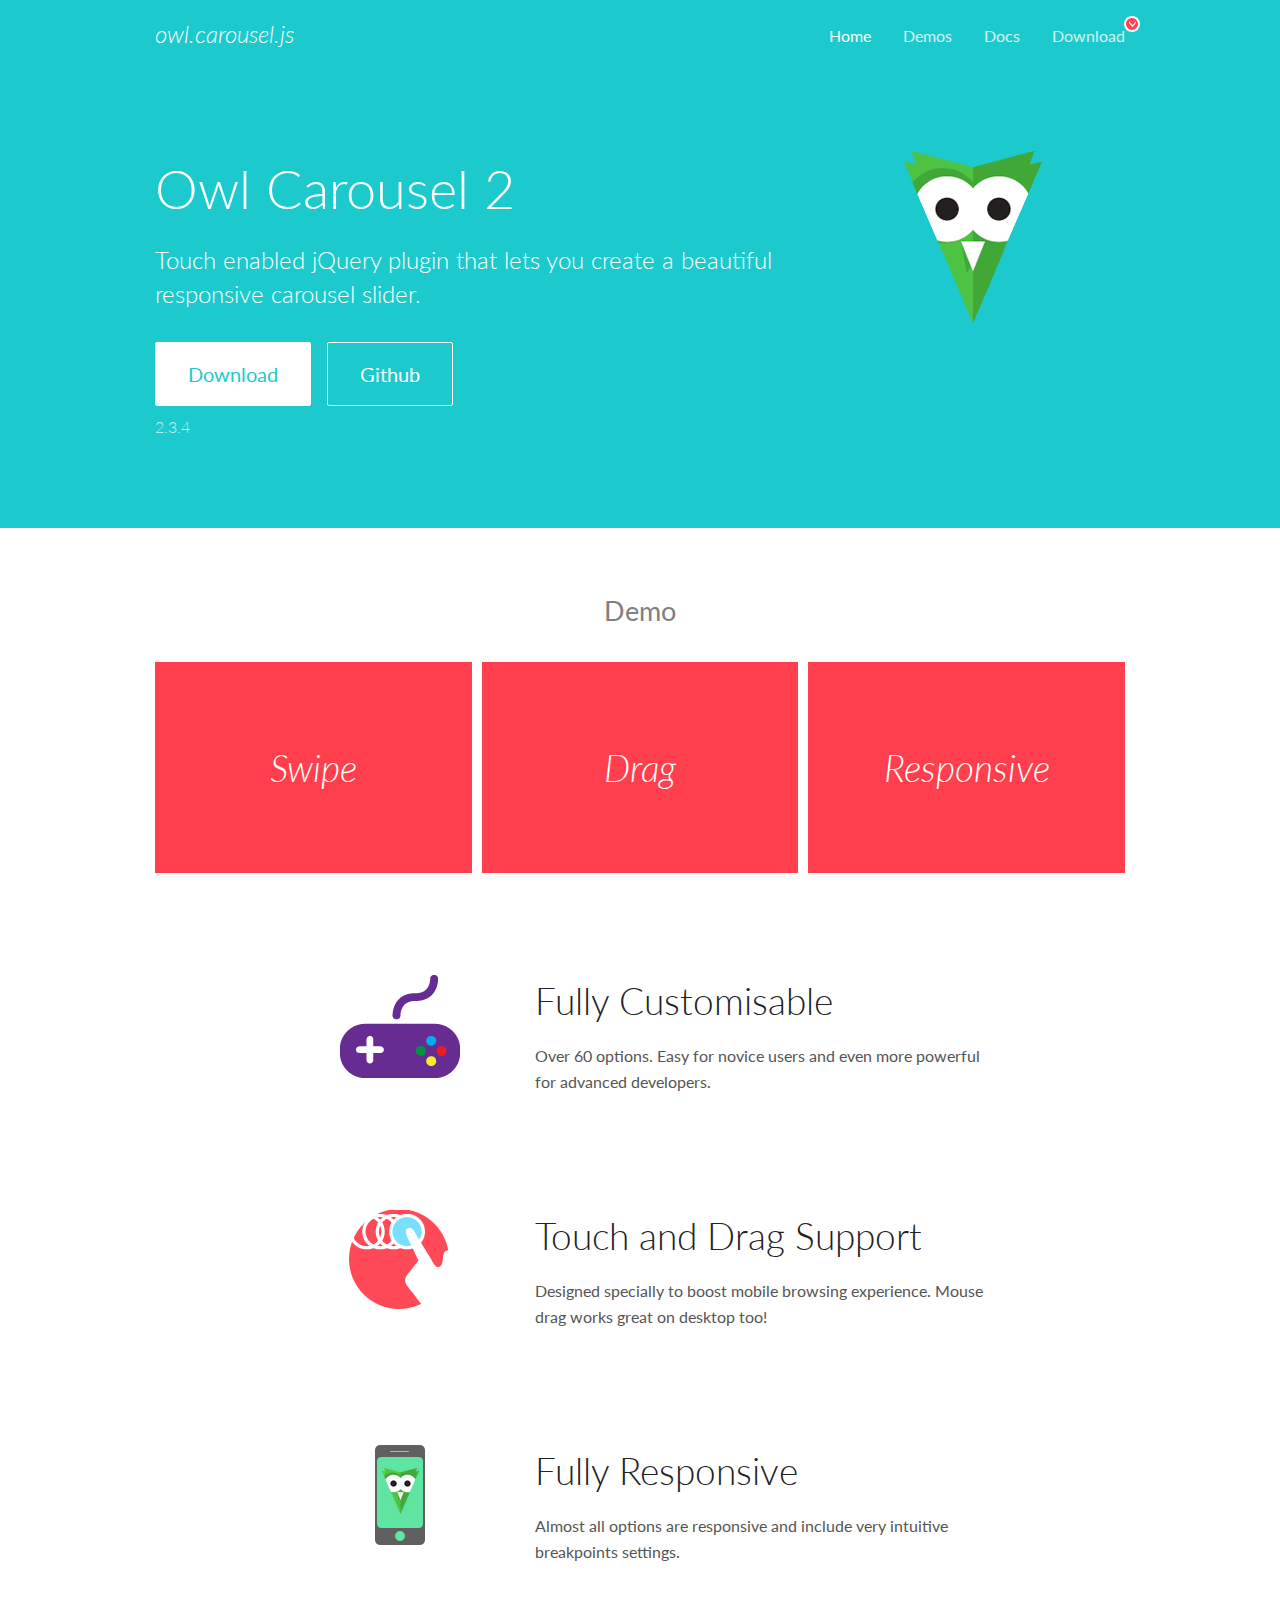
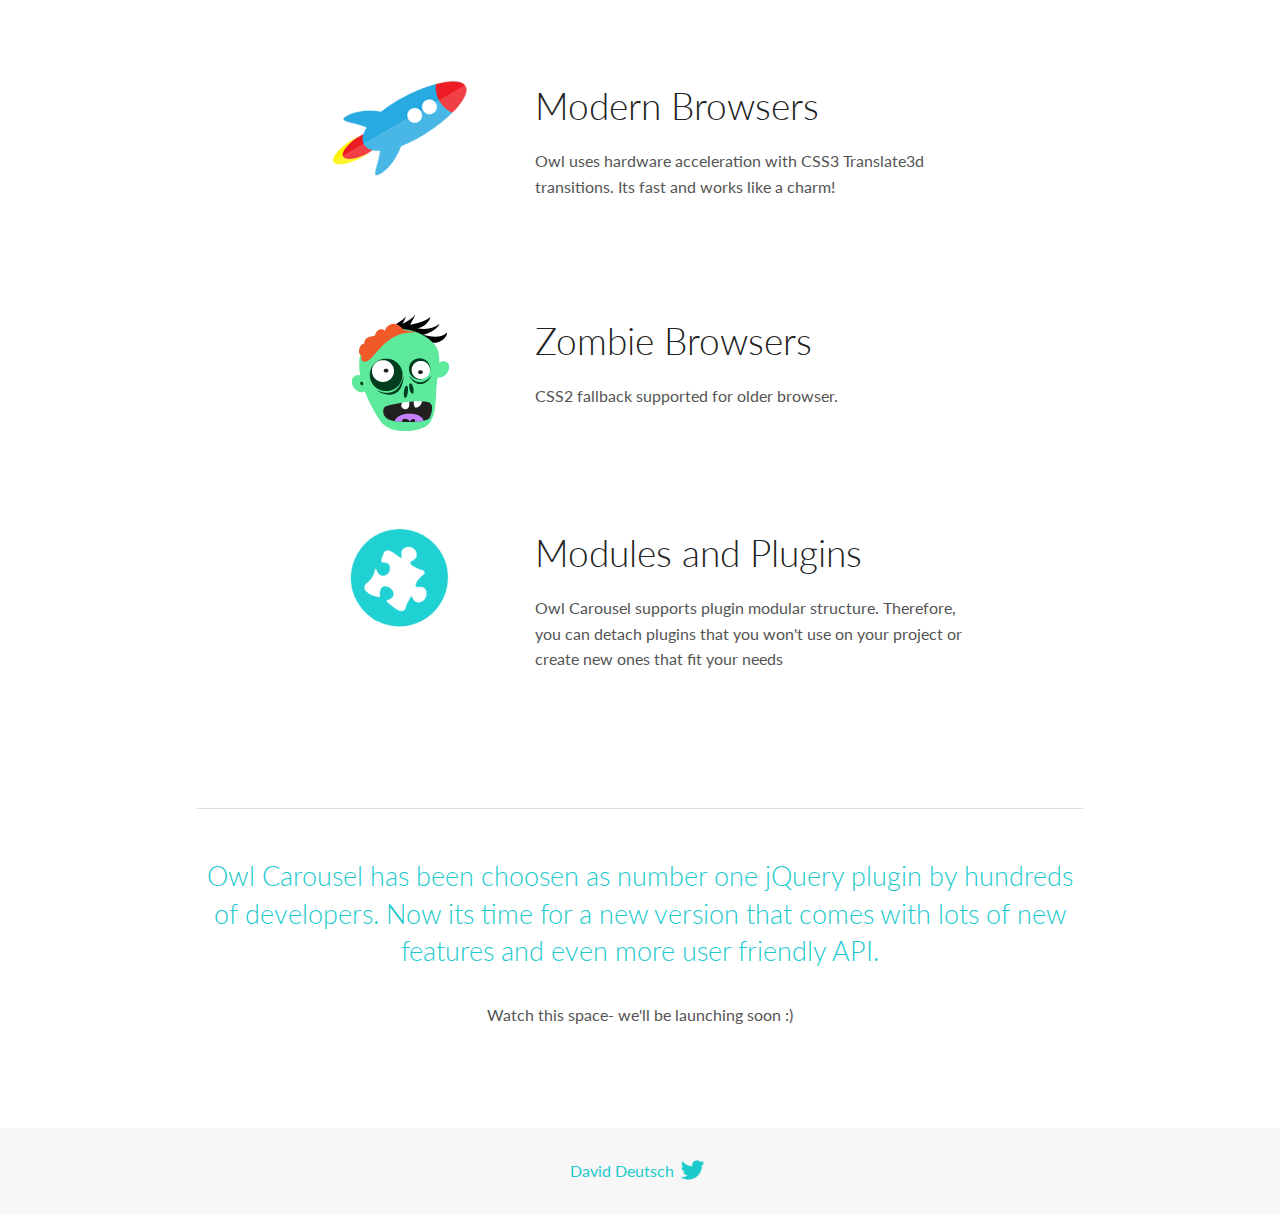
<file: owlcarousel/docs/index.html>
<!DOCTYPE html>
<html lang="en">
  <head>

    <!-- head -->
    <meta charset="utf-8">
    <meta name="msapplication-tap-highlight" content="no" />
    <meta name="viewport" content="width=device-width, initial-scale=1.0" />
    <meta name="description" content="Touch enabled jQuery plugin that lets you create beautiful responsive carousel slider.">
    <meta name="author" content="David Deutsch">
    <title>
      Home | Owl Carousel | 2.3.4
    </title>

    <!-- Stylesheets -->
    <link href='https://fonts.googleapis.com/css?family=Lato:300,400,700,400italic,300italic' rel='stylesheet' type='text/css'>
    <link rel="stylesheet" href="assets/css/docs.theme.min.css">

    <!-- Owl Stylesheets -->
    <link rel="stylesheet" href="assets/owlcarousel/assets/owl.carousel.min.css">
    <link rel="stylesheet" href="assets/owlcarousel/assets/owl.theme.default.min.css">

    <!-- HTML5 shim and Respond.js IE8 support of HTML5 elements and media queries -->

    <!--[if lt IE 9]>
      <script src="https://oss.maxcdn.com/libs/html5shiv/3.7.0/html5shiv.js"></script>
      <script src="https://oss.maxcdn.com/libs/respond.js/1.3.0/respond.min.js"></script>
    <![endif]-->

    <!-- Favicons -->
    <link rel="apple-touch-icon-precomposed" sizes="144x144" href="assets/ico/apple-touch-icon-144-precomposed.png">
    <link rel="shortcut icon" href="assets/ico/favicon.png">
    <link rel="shortcut icon" href="favicon.ico">

    <!-- Yeah i know js should not be in header. Its required for demos.-->

    <!-- javascript -->
    <script src="assets/vendors/jquery.min.js"></script>
    <script src="assets/owlcarousel/owl.carousel.js"></script>
  </head>
  <body>

    <!-- header -->
    <header class="header">
      <div class="row">
        <div class="large-12 columns">
          <div class="brand left">
            <h3>
              <a href="/OwlCarousel2/">owl.carousel.js</a> 
            </h3>
          </div>
          <a id="toggle-nav" class="right">
            <span></span> <span></span> <span></span> 
          </a> 
          <div class="nav-bar">
            <ul class="clearfix">
              <li class="active">
                <a href="/OwlCarousel2/index.html">Home</a> 
              </li>
              <li> <a href="/OwlCarousel2/demos/demos.html">Demos</a>  </li>
              <li> <a href="/OwlCarousel2/docs/started-welcome.html">Docs</a>  </li>
              <li>
                <a href="https://github.com/OwlCarousel2/OwlCarousel2/archive/2.3.4.zip">Download</a> 
                <span class="download"></span> 
              </li>
            </ul>
          </div>
        </div>
      </div>
    </header>

    <!-- home panel -->
    <section id="hero">
      <div class="row">
        <div class="large-8 medium-8 columns">
          <h1>Owl Carousel 2</h1>
          <h4>Touch enabled jQuery plugin that lets you create a beautiful responsive carousel slider.</h4>
          <a href="https://github.com/OwlCarousel2/OwlCarousel2/archive/2.3.4.zip" class="hero-button">Download</a> 
          <a href="https://github.com/OwlCarousel2/OwlCarousel2" class="hero-button outline">Github</a> 
          <p>2.3.4</p>
        </div>
        <div class="large-4 medium-4 columns">
          <img class="owl-logo" src="assets/img/owl-logo.png" alt="mr. Owl">
        </div>
      </div>
    </section>

    <!-- body -->
    <div class="home-demo">
      <div class="row">
        <div class="large-12 columns">
          <h3>Demo</h3>
          <div class="owl-carousel">
            <div class="item">
              <h2>Swipe</h2>
            </div>
            <div class="item">
              <h2>Drag</h2>
            </div>
            <div class="item">
              <h2>Responsive</h2>
            </div>
            <div class="item">
              <h2>CSS3</h2>
            </div>
            <div class="item">
              <h2>Fast</h2>
            </div>
            <div class="item">
              <h2>Easy</h2>
            </div>
            <div class="item">
              <h2>Free</h2>
            </div>
            <div class="item">
              <h2>Upgradable</h2>
            </div>
            <div class="item">
              <h2>Tons of options</h2>
            </div>
            <div class="item">
              <h2>Infinity</h2>
            </div>
            <div class="item">
              <h2>Auto Width</h2>
            </div>
          </div>
        </div>
      </div>
    </div>
    <script>
      var owl = $('.owl-carousel');
      owl.owlCarousel({
        margin: 10,
        loop: true,
        responsive: {
          0: {
            items: 1
          },
          600: {
            items: 2
          },
          1000: {
            items: 3
          }
        }
      })
    </script>

    <!-- features -->
    <div id="features">
      <div class="row">
        <div class="small-12 medium-9 small-centered columns">
          <section class="row feature">
            <div class="medium-4 small-12 columns">
              <img src="assets/img/feature-options.png" alt="">
            </div>
            <div class="medium-8 small-12 columns">
              <h2>Fully Customisable</h2>
              <p>Over 60 options. Easy for novice users and even more powerful for advanced developers.</p>
            </div>
          </section>
          <section class="row feature">
            <div class="medium-4 small-12 columns">
              <img src="assets/img/feature-drag.png" alt="">
            </div>
            <div class="medium-8 small-12 columns">
              <h2>Touch and Drag Support</h2>
              <p>Designed specially to boost mobile browsing experience. Mouse drag works great on desktop too!</p>
            </div>
          </section>
          <section class="row feature">
            <div class="medium-4 small-12 columns">
              <img src="assets/img/feature-responsive.png" alt="">
            </div>
            <div class="medium-8 small-12 columns">
              <h2>Fully Responsive</h2>
              <p>Almost all options are responsive and include very intuitive breakpoints settings.</p>
            </div>
          </section>
          <section class="row feature">
            <div class="medium-4 small-12 columns">
              <img src="assets/img/feature-modern.png" alt="">
            </div>
            <div class="medium-8 small-12 columns">
              <h2>Modern Browsers</h2>
              <p>Owl uses hardware acceleration with CSS3 Translate3d transitions. Its fast and works like a charm! </p>
            </div>
          </section>
          <section class="row feature">
            <div class="medium-4 small-12 columns">
              <img src="assets/img/feature-zombie.png" alt="">
            </div>
            <div class="medium-8 small-12 columns">
              <h2>Zombie Browsers</h2>
              <p>CSS2 fallback supported for older browser.</p>
            </div>
          </section>
          <section class="row feature">
            <div class="medium-4 small-12 columns">
              <img src="assets/img/feature-module.png" alt="">
            </div>
            <div class="medium-8 small-12 columns">
              <h2>Modules and Plugins</h2>
              <p>Owl Carousel supports plugin modular structure. Therefore, you can detach plugins that you won&#x27;t use on your project or create new ones that fit your needs</p>
            </div>
          </section>
        </div>
      </div>
    </div>

    <!-- footer -->
    <section id="teaser-text">
      <div class="row">
        <div class="small-12 medium-11 small-centered columns">
          <hr>
          <h3 id="owl-carousel-has-been-choosen-as-number-one-jquery-plugin-by-hundreds-of-developers-now-its-time-for-a-new-version-that-comes-with-lots-of-new-features-and-even-more-user-friendly-api-">Owl Carousel has been choosen as number one jQuery plugin by hundreds of developers. Now its time for a new version that comes with lots of new features and even more user friendly API.</h3>
          <p>Watch this space- we&#39;ll be launching soon :)</p>
        </div>
      </div>
    </section>

    <!-- footer -->
    <footer class="footer">
      <div class="row">
        <div class="large-12 columns">
          <h5>
            <a href="/OwlCarousel2/docs/support-contact.html">David Deutsch</a> 
            <a id="custom-tweet-button" href="https://twitter.com/share?url=https://github.com/OwlCarousel2/OwlCarousel2&text=Owl Carousel - This is so awesome! " target="_blank"></a> 
          </h5>
        </div>
      </div>
    </footer>

    <!-- vendors -->
    <script src="assets/vendors/highlight.js"></script>
    <script src="assets/js/app.js"></script>
  </body>
</html>
</file>
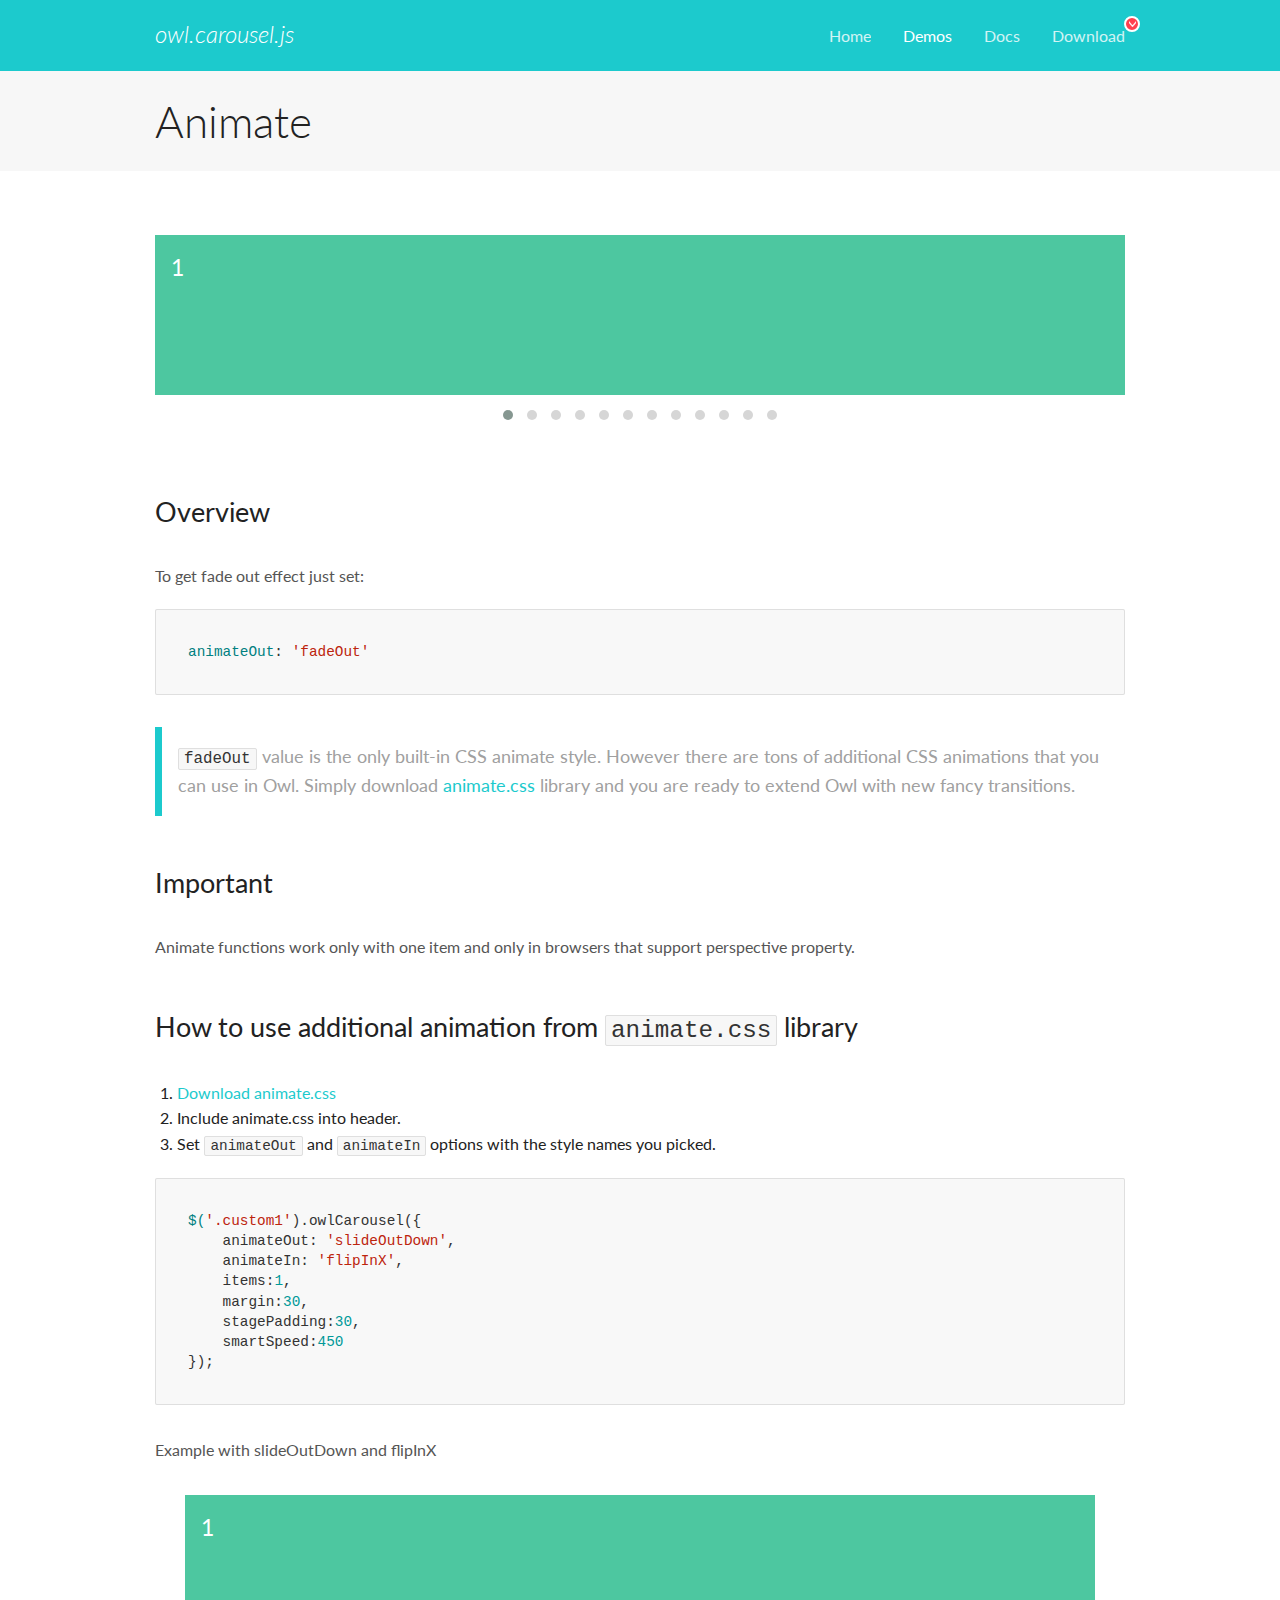
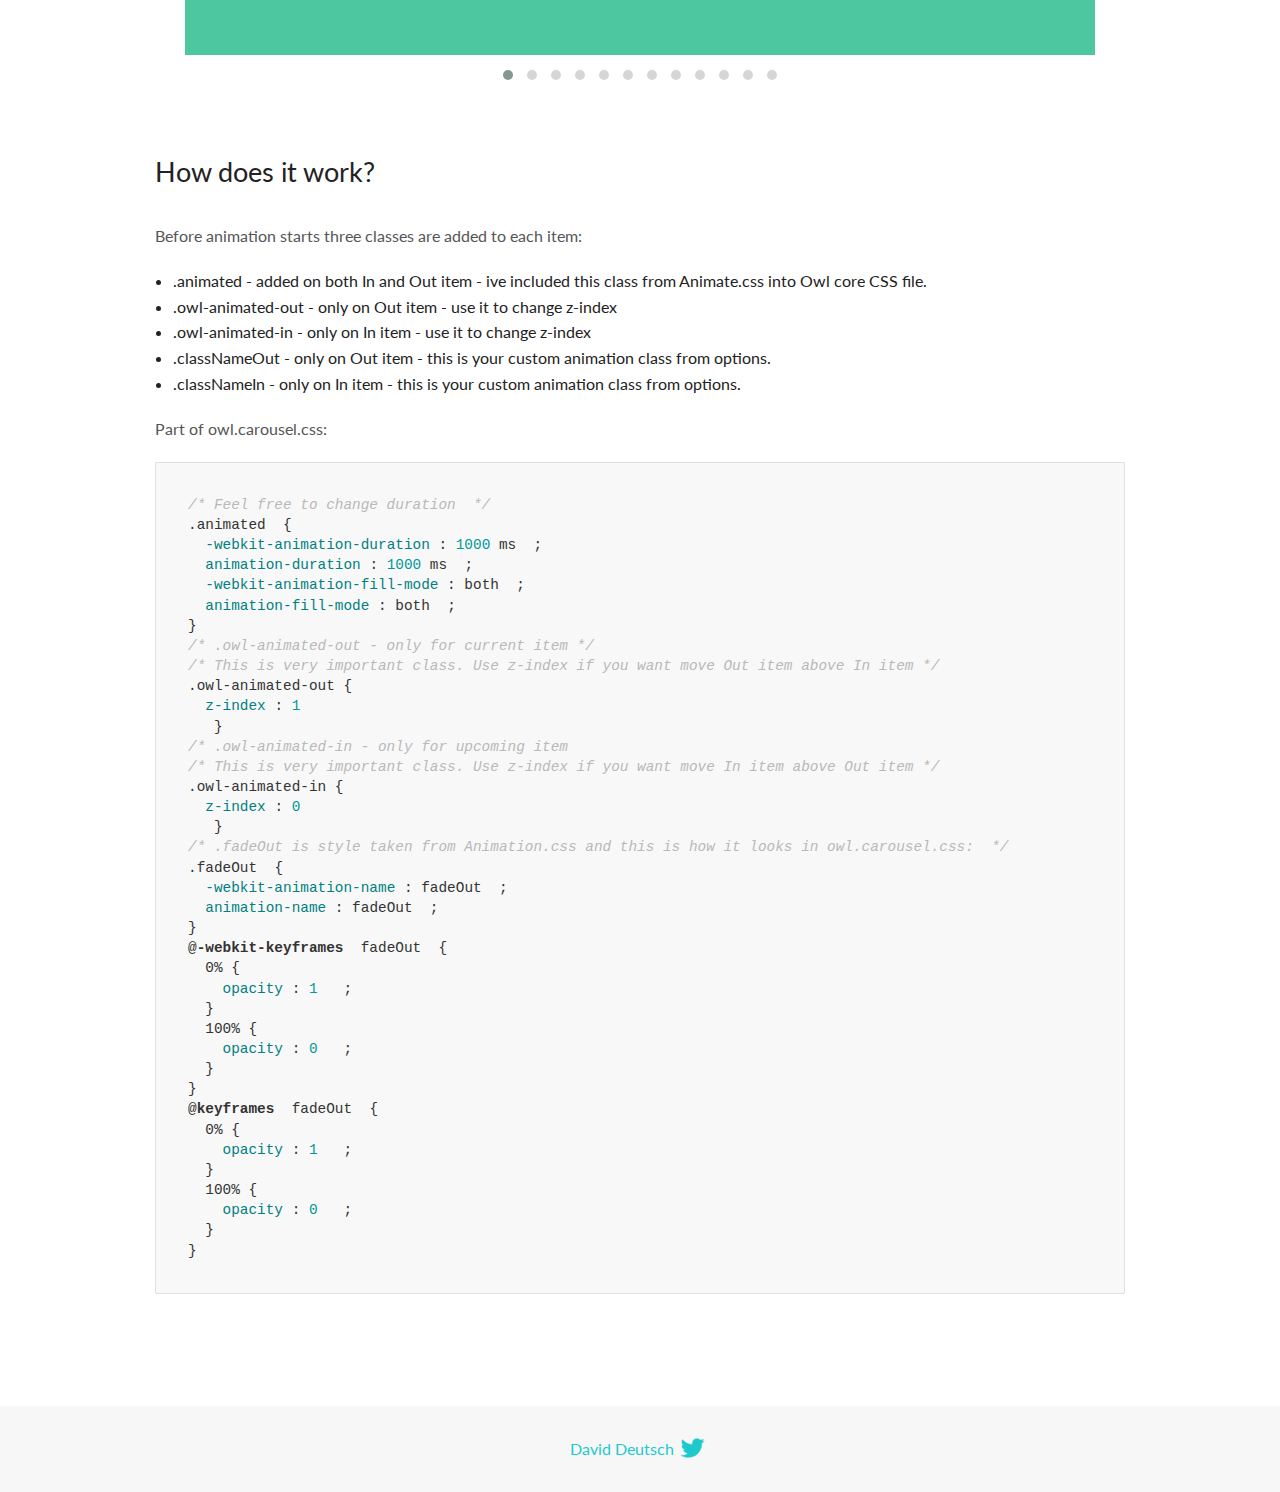
<file: owlcarousel/docs/demos/animate.html>
<!DOCTYPE html>
<html lang="en">
  <head>

    <!-- head -->
    <meta charset="utf-8">
    <meta name="msapplication-tap-highlight" content="no" />
    <meta name="viewport" content="width=device-width, initial-scale=1.0" />
    <meta name="description" content="Animate carousel">
    <meta name="author" content="David Deutsch">
    <title>
      Animate Demo | Owl Carousel | 2.3.4
    </title>

    <!-- Stylesheets -->
    <link href='https://fonts.googleapis.com/css?family=Lato:300,400,700,400italic,300italic' rel='stylesheet' type='text/css'>
    <link rel="stylesheet" href="../assets/css/docs.theme.min.css">

    <!-- Owl Stylesheets -->
    <link rel="stylesheet" href="../assets/owlcarousel/assets/owl.carousel.min.css">
    <link rel="stylesheet" href="../assets/owlcarousel/assets/owl.theme.default.min.css">

    <!-- HTML5 shim and Respond.js IE8 support of HTML5 elements and media queries -->

    <!--[if lt IE 9]>
      <script src="https://oss.maxcdn.com/libs/html5shiv/3.7.0/html5shiv.js"></script>
      <script src="https://oss.maxcdn.com/libs/respond.js/1.3.0/respond.min.js"></script>
    <![endif]-->

    <!-- Favicons -->
    <link rel="apple-touch-icon-precomposed" sizes="144x144" href="../assets/ico/apple-touch-icon-144-precomposed.png">
    <link rel="shortcut icon" href="../assets/ico/favicon.png">
    <link rel="shortcut icon" href="favicon.ico">

    <!-- Yeah i know js should not be in header. Its required for demos.-->

    <!-- javascript -->
    <script src="../assets/vendors/jquery.min.js"></script>
    <script src="../assets/owlcarousel/owl.carousel.js"></script>
  </head>
  <body>

    <!-- header -->
    <header class="header">
      <div class="row">
        <div class="large-12 columns">
          <div class="brand left">
            <h3>
              <a href="/OwlCarousel2/">owl.carousel.js</a> 
            </h3>
          </div>
          <a id="toggle-nav" class="right">
            <span></span> <span></span> <span></span> 
          </a> 
          <div class="nav-bar">
            <ul class="clearfix">
              <li> <a href="/OwlCarousel2/index.html">Home</a>  </li>
              <li class="active">
                <a href="/OwlCarousel2/demos/demos.html">Demos</a> 
              </li>
              <li> <a href="/OwlCarousel2/docs/started-welcome.html">Docs</a>  </li>
              <li>
                <a href="https://github.com/OwlCarousel2/OwlCarousel2/archive/2.3.4.zip">Download</a> 
                <span class="download"></span> 
              </li>
            </ul>
          </div>
        </div>
      </div>
    </header>

    <!-- title -->
    <section class="title">
      <div class="row">
        <div class="large-12 columns">
          <h1>Animate</h1>
        </div>
      </div>
    </section>

    <!--  Demos -->
    <section id="demos">
      <div class="row">
        <div class="large-12 columns">
          <div class="fadeOut owl-carousel owl-theme">
            <div class="item">
              <h4>1</h4>
            </div>
            <div class="item">
              <h4>2</h4>
            </div>
            <div class="item">
              <h4>3</h4>
            </div>
            <div class="item">
              <h4>4</h4>
            </div>
            <div class="item">
              <h4>5</h4>
            </div>
            <div class="item">
              <h4>6</h4>
            </div>
            <div class="item">
              <h4>7</h4>
            </div>
            <div class="item">
              <h4>8</h4>
            </div>
            <div class="item">
              <h4>9</h4>
            </div>
            <div class="item">
              <h4>10</h4>
            </div>
            <div class="item">
              <h4>11</h4>
            </div>
            <div class="item">
              <h4>12</h4>
            </div>
          </div>
          <h3 id="overview">Overview</h3>
          <p>To get fade out effect just set:</p>
          <pre><code>animateOut: &#39;fadeOut&#39;</code></pre>
          <blockquote>
            <p><code>fadeOut</code> value is the only built-in CSS animate style. However there are tons of additional CSS animations that you can use in Owl. Simply download
              <a href="https://daneden.github.io/animate.css/">animate.css</a>  library and you are ready to extend Owl with new fancy transitions.</p>
          </blockquote>
          <h3 id="important">Important</h3>
          <p>Animate functions work only with one item and only in browsers that support perspective property.</p>
          <h3 id="how-to-use-additional-animation-from-animate-css-library">How to use additional animation from <code>animate.css</code> library</h3>
          <ol>
            <li> <a href="https://daneden.github.io/animate.css/">Download animate.css</a>  </li>
            <li>Include animate.css into header.</li>
            <li>Set <code>animateOut</code> and <code>animateIn</code> options with the style names you picked.</li>
          </ol>
          <pre><code>$(&#39;.custom1&#39;).owlCarousel({
    animateOut: &#39;slideOutDown&#39;,
    animateIn: &#39;flipInX&#39;,
    items:1,
    margin:30,
    stagePadding:30,
    smartSpeed:450
});</code></pre>
          <p>Example with slideOutDown and flipInX</p>
          <div class="custom1 owl-carousel owl-theme">
            <div class="item">
              <h4>1</h4>
            </div>
            <div class="item">
              <h4>2</h4>
            </div>
            <div class="item">
              <h4>3</h4>
            </div>
            <div class="item">
              <h4>4</h4>
            </div>
            <div class="item">
              <h4>5</h4>
            </div>
            <div class="item">
              <h4>6</h4>
            </div>
            <div class="item">
              <h4>7</h4>
            </div>
            <div class="item">
              <h4>8</h4>
            </div>
            <div class="item">
              <h4>9</h4>
            </div>
            <div class="item">
              <h4>10</h4>
            </div>
            <div class="item">
              <h4>11</h4>
            </div>
            <div class="item">
              <h4>12</h4>
            </div>
          </div>
          <h3 id="how-does-it-work-">How does it work?</h3>
          <p>Before animation starts three classes are added to each item:</p>
          <ul>
            <li>.animated - added on both In and Out item - ive included this class from Animate.css into Owl core CSS file.</li>
            <li>.owl-animated-out - only on Out item - use it to change z-index</li>
            <li>.owl-animated-in - only on In item - use it to change z-index</li>
            <li>.classNameOut - only on Out item - this is your custom animation class from options.</li>
            <li>.classNameIn - only on In item - this is your custom animation class from options.</li>
          </ul>
          <p>Part of owl.carousel.css:</p>
          <pre><code class="language-css"><span class="comment">/* Feel free to change duration  */</span> 
<span class="class">.animated</span>  <span class="rules">{
  <span class="rule"><span class="attribute">-webkit-animation-duration</span> :<span class="value"> <span class="number">1000</span> ms</span> </span> ;
  <span class="rule"><span class="attribute">animation-duration</span> :<span class="value"> <span class="number">1000</span> ms</span> </span> ;
  <span class="rule"><span class="attribute">-webkit-animation-fill-mode</span> :<span class="value"> both</span> </span> ;
  <span class="rule"><span class="attribute">animation-fill-mode</span> :<span class="value"> both</span> </span> ;
<span class="rule">}</span> </span> 
<span class="comment">/* .owl-animated-out - only for current item */</span> 
<span class="comment">/* This is very important class. Use z-index if you want move Out item above In item */</span> 
<span class="class">.owl-animated-out</span> <span class="rules">{
  <span class="rule"><span class="attribute">z-index</span> :<span class="value"> <span class="number">1</span> 
</span> </span> </span> }
<span class="comment">/* .owl-animated-in - only for upcoming item
/* This is very important class. Use z-index if you want move In item above Out item */</span> 
<span class="class">.owl-animated-in</span> <span class="rules">{
  <span class="rule"><span class="attribute">z-index</span> :<span class="value"> <span class="number">0</span> 
</span> </span> </span> }
<span class="comment">/* .fadeOut is style taken from Animation.css and this is how it looks in owl.carousel.css:  */</span> 
<span class="class">.fadeOut</span>  <span class="rules">{
  <span class="rule"><span class="attribute">-webkit-animation-name</span> :<span class="value"> fadeOut</span> </span> ;
  <span class="rule"><span class="attribute">animation-name</span> :<span class="value"> fadeOut</span> </span> ;
<span class="rule">}</span> </span> 
<span class="at_rule">@<span class="keyword">-webkit-keyframes</span>  fadeOut </span> {
  0% <span class="rules">{
    <span class="rule"><span class="attribute">opacity</span> :<span class="value"> <span class="number">1</span> </span> </span> ;
  <span class="rule">}</span> </span> 
  100% <span class="rules">{
    <span class="rule"><span class="attribute">opacity</span> :<span class="value"> <span class="number">0</span> </span> </span> ;
  <span class="rule">}</span> </span> 
}
<span class="at_rule">@<span class="keyword">keyframes</span>  fadeOut </span> {
  0% <span class="rules">{
    <span class="rule"><span class="attribute">opacity</span> :<span class="value"> <span class="number">1</span> </span> </span> ;
  <span class="rule">}</span> </span> 
  100% <span class="rules">{
    <span class="rule"><span class="attribute">opacity</span> :<span class="value"> <span class="number">0</span> </span> </span> ;
  <span class="rule">}</span> </span> 
}</code></pre>
          <link rel="stylesheet" href="../assets/css/animate.css">
          <script>
            jQuery(document).ready(function($) {
              $('.fadeOut').owlCarousel({
                items: 1,
                animateOut: 'fadeOut',
                loop: true,
                margin: 10,
              });
              $('.custom1').owlCarousel({
                animateOut: 'slideOutDown',
                animateIn: 'flipInX',
                items: 1,
                margin: 30,
                stagePadding: 30,
                smartSpeed: 450
              });
            });
          </script>
        </div>
      </div>
    </section>

    <!-- footer -->
    <footer class="footer">
      <div class="row">
        <div class="large-12 columns">
          <h5>
            <a href="/OwlCarousel2/docs/support-contact.html">David Deutsch</a> 
            <a id="custom-tweet-button" href="https://twitter.com/share?url=https://github.com/OwlCarousel2/OwlCarousel2&text=Owl Carousel - This is so awesome! " target="_blank"></a> 
          </h5>
        </div>
      </div>
    </footer>

    <!-- vendors -->
    <script src="../assets/vendors/highlight.js"></script>
    <script src="../assets/js/app.js"></script>
  </body>
</html>
</file>
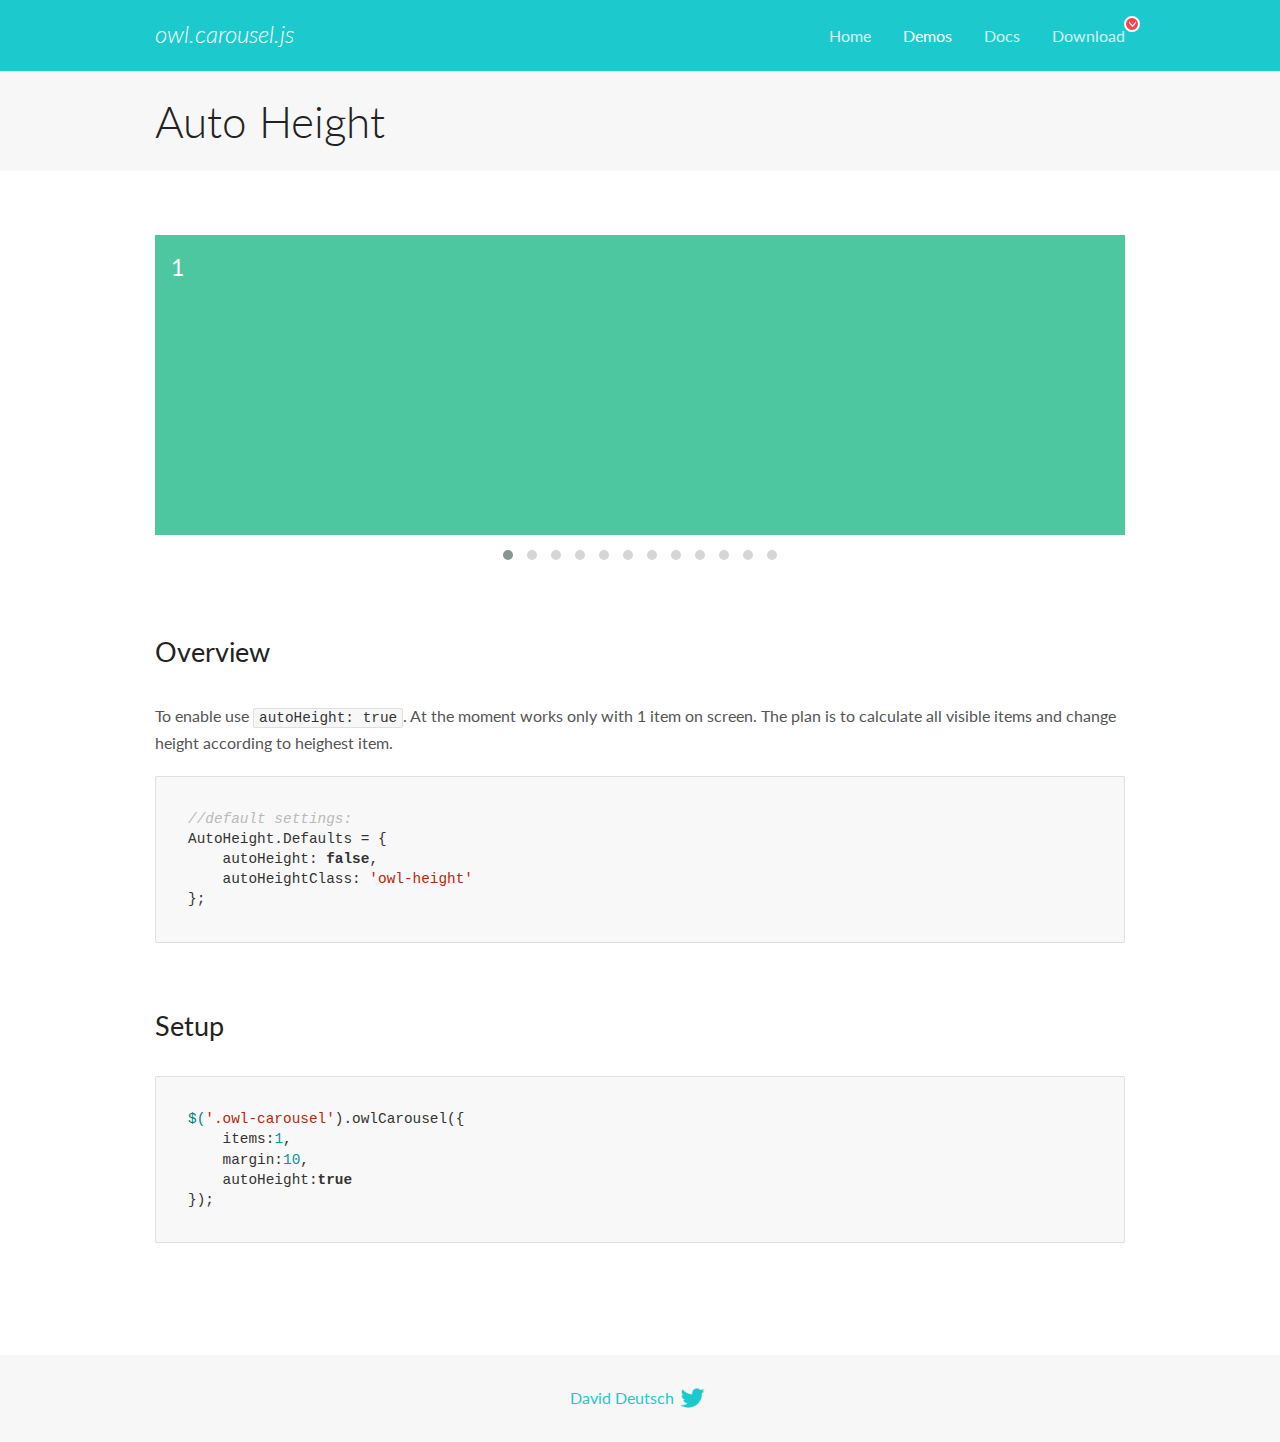
<file: owlcarousel/docs/demos/autoheight.html>
<!DOCTYPE html>
<html lang="en">
  <head>

    <!-- head -->
    <meta charset="utf-8">
    <meta name="msapplication-tap-highlight" content="no" />
    <meta name="viewport" content="width=device-width, initial-scale=1.0" />
    <meta name="description" content="autoHeight usage demo">
    <meta name="author" content="David Deutsch">
    <title>
      Auto Height Demo | Owl Carousel | 2.3.4
    </title>

    <!-- Stylesheets -->
    <link href='https://fonts.googleapis.com/css?family=Lato:300,400,700,400italic,300italic' rel='stylesheet' type='text/css'>
    <link rel="stylesheet" href="../assets/css/docs.theme.min.css">

    <!-- Owl Stylesheets -->
    <link rel="stylesheet" href="../assets/owlcarousel/assets/owl.carousel.min.css">
    <link rel="stylesheet" href="../assets/owlcarousel/assets/owl.theme.default.min.css">

    <!-- HTML5 shim and Respond.js IE8 support of HTML5 elements and media queries -->

    <!--[if lt IE 9]>
      <script src="https://oss.maxcdn.com/libs/html5shiv/3.7.0/html5shiv.js"></script>
      <script src="https://oss.maxcdn.com/libs/respond.js/1.3.0/respond.min.js"></script>
    <![endif]-->

    <!-- Favicons -->
    <link rel="apple-touch-icon-precomposed" sizes="144x144" href="../assets/ico/apple-touch-icon-144-precomposed.png">
    <link rel="shortcut icon" href="../assets/ico/favicon.png">
    <link rel="shortcut icon" href="favicon.ico">

    <!-- Yeah i know js should not be in header. Its required for demos.-->

    <!-- javascript -->
    <script src="../assets/vendors/jquery.min.js"></script>
    <script src="../assets/owlcarousel/owl.carousel.js"></script>
  </head>
  <body>

    <!-- header -->
    <header class="header">
      <div class="row">
        <div class="large-12 columns">
          <div class="brand left">
            <h3>
              <a href="/OwlCarousel2/">owl.carousel.js</a> 
            </h3>
          </div>
          <a id="toggle-nav" class="right">
            <span></span> <span></span> <span></span> 
          </a> 
          <div class="nav-bar">
            <ul class="clearfix">
              <li> <a href="/OwlCarousel2/index.html">Home</a>  </li>
              <li class="active">
                <a href="/OwlCarousel2/demos/demos.html">Demos</a> 
              </li>
              <li> <a href="/OwlCarousel2/docs/started-welcome.html">Docs</a>  </li>
              <li>
                <a href="https://github.com/OwlCarousel2/OwlCarousel2/archive/2.3.4.zip">Download</a> 
                <span class="download"></span> 
              </li>
            </ul>
          </div>
        </div>
      </div>
    </header>

    <!-- title -->
    <section class="title">
      <div class="row">
        <div class="large-12 columns">
          <h1>Auto Height</h1>
        </div>
      </div>
    </section>

    <!--  Demos -->
    <section id="demos">
      <div class="row">
        <div class="large-12 columns">
          <div class="owl-carousel owl-theme">
            <div class="item" style="height:300px">
              <h4>1</h4>
            </div>
            <div class="item" style="height:100px">
              <h4>2</h4>
            </div>
            <div class="item" style="height:500px">
              <h4>3</h4>
            </div>
            <div class="item" style="height:250px">
              <h4>4</h4>
            </div>
            <div class="item" style="height:400px">
              <h4>5</h4>
            </div>
            <div class="item" style="height:500px">
              <h4>6</h4>
            </div>
            <div class="item" style="height:600px">
              <h4>7</h4>
            </div>
            <div class="item" style="height:400px">
              <h4>8</h4>
            </div>
            <div class="item" style="height:300px">
              <h4>9</h4>
            </div>
            <div class="item" style="height:350px">
              <h4>10</h4>
            </div>
            <div class="item" style="height:200px">
              <h4>11</h4>
            </div>
            <div class="item" style="height:150px">
              <h4>12</h4>
            </div>
          </div>
          <h3 id="overview">Overview</h3>
          <p>To enable use <code>autoHeight: true</code>. At the moment works only with 1 item on screen. The plan is to calculate all visible items and change height according to heighest item.</p>
          <pre><code>//default settings:
AutoHeight.Defaults = {
    autoHeight: false,
    autoHeightClass: &#39;owl-height&#39;
};</code></pre>
          <h3 id="setup">Setup</h3>
          <pre><code>$(&#39;.owl-carousel&#39;).owlCarousel({
    items:1,
    margin:10,
    autoHeight:true
});</code></pre>
          <script>
            $(document).ready(function() {
              $('.owl-carousel').owlCarousel({
                items: 1,
                margin: 10,
                autoHeight: true
              });
            })
          </script>
        </div>
      </div>
    </section>

    <!-- footer -->
    <footer class="footer">
      <div class="row">
        <div class="large-12 columns">
          <h5>
            <a href="/OwlCarousel2/docs/support-contact.html">David Deutsch</a> 
            <a id="custom-tweet-button" href="https://twitter.com/share?url=https://github.com/OwlCarousel2/OwlCarousel2&text=Owl Carousel - This is so awesome! " target="_blank"></a> 
          </h5>
        </div>
      </div>
    </footer>

    <!-- vendors -->
    <script src="../assets/vendors/highlight.js"></script>
    <script src="../assets/js/app.js"></script>
  </body>
</html>
</file>
